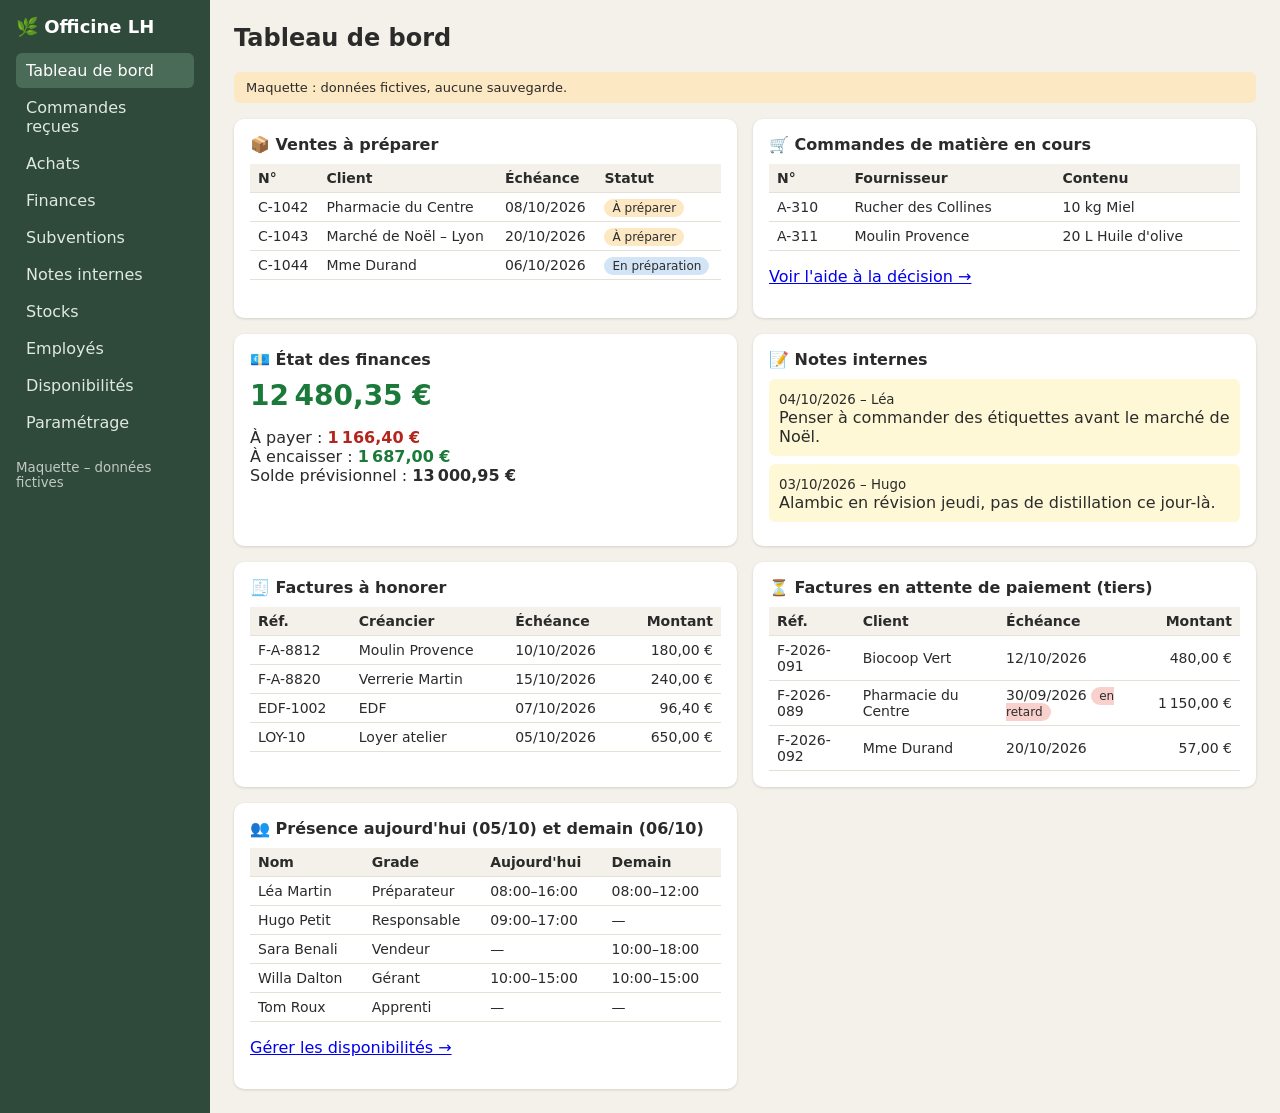
<file: index.html>
<!DOCTYPE html><html lang="fr"><head><meta charset="utf-8"><meta name="viewport" content="width=device-width,initial-scale=1"><title>Tableau de bord – Officine LH</title><link rel="stylesheet" href="css/style.css"></head><body><main id="main">
</main><script src="js/data.js"></script><script src="js/app.js"></script><script>layout("Tableau de bord");
const today=new Date("2026-10-05");
const pp=productPlan();
const toPrep=DATA.orders.filter(o=>o.status!=="Livrée");
const payTotal=sum(DATA.payables.map(x=>x.amount)),recTotal=sum(DATA.receivables.map(x=>x.amount));
const $=s=>document.getElementById(s);
$("main").insertAdjacentHTML("beforeend",`<div class="grid">
<div class="card"><h3>📦 Ventes à préparer</h3>${table(["N°","Client","Échéance","Statut"],toPrep.map(o=>[o.id,esc(o.client),fdate(o.due),tag(o.status)]))}</div>
<div class="card"><h3>🛒 Commandes de matière en cours</h3>${table(["N°","Fournisseur","Contenu"],DATA.purchases.filter(a=>a.status==="En cours").map(a=>[a.id,esc(a.supplier),a.lines.map(([i,q])=>q+" "+byId(DATA.materials,i).unit+" "+byId(DATA.materials,i).name).join(", ")]))}<p><a href="achats.html">Voir l'aide à la décision →</a></p></div>
<div class="card"><h3>💶 État des finances</h3><div class="big ${DATA.bank>=0?"pos":"neg"}">${eur(DATA.bank)}</div><p>À payer : <b class="neg">${eur(payTotal)}</b><br>À encaisser : <b class="pos">${eur(recTotal)}</b><br>Solde prévisionnel : <b>${eur(DATA.bank-payTotal+recTotal)}</b></p></div>
<div class="card"><h3>📝 Notes internes</h3>${DATA.notes.map(n=>`<div class="note"><small>${fdate(n.date)} – ${esc(n.author)}</small><br>${esc(n.text)}</div>`).join("")}</div>
<div class="card"><h3>🧾 Factures à honorer</h3>${table(["Réf.","Créancier","Échéance","Montant"],DATA.payables.map(f=>[f.ref,esc(f.who),fdate(f.due),eur(f.amount)]),[3])}</div>
<div class="card"><h3>⏳ Factures en attente de paiement (tiers)</h3>${table(["Réf.","Client","Échéance","Montant"],DATA.receivables.map(f=>[f.ref,esc(f.who),fdate(f.due)+(f.due<"2026-10-05"?' <span class="tag t-bad">en retard</span>':""),eur(f.amount)]),[3])}</div>
<div class="card"><h3>👥 Présence aujourd'hui (05/10) et demain (06/10)</h3>${table(["Nom","Grade","Aujourd'hui","Demain"],DATA.staff.map(s=>{const h=d=>{const a=DATA.availability.filter(v=>v.staff===s.id&&v.date===d);return a.length?a.map(v=>v.from+"–"+v.to).join(", "):"—"};return [esc(s.name),esc(s.grade),h("2026-10-05"),h("2026-10-06")]}))}<p><a href="disponibilites.html">Gérer les disponibilités →</a></p></div>
</div>`);</script></body></html>
</file>
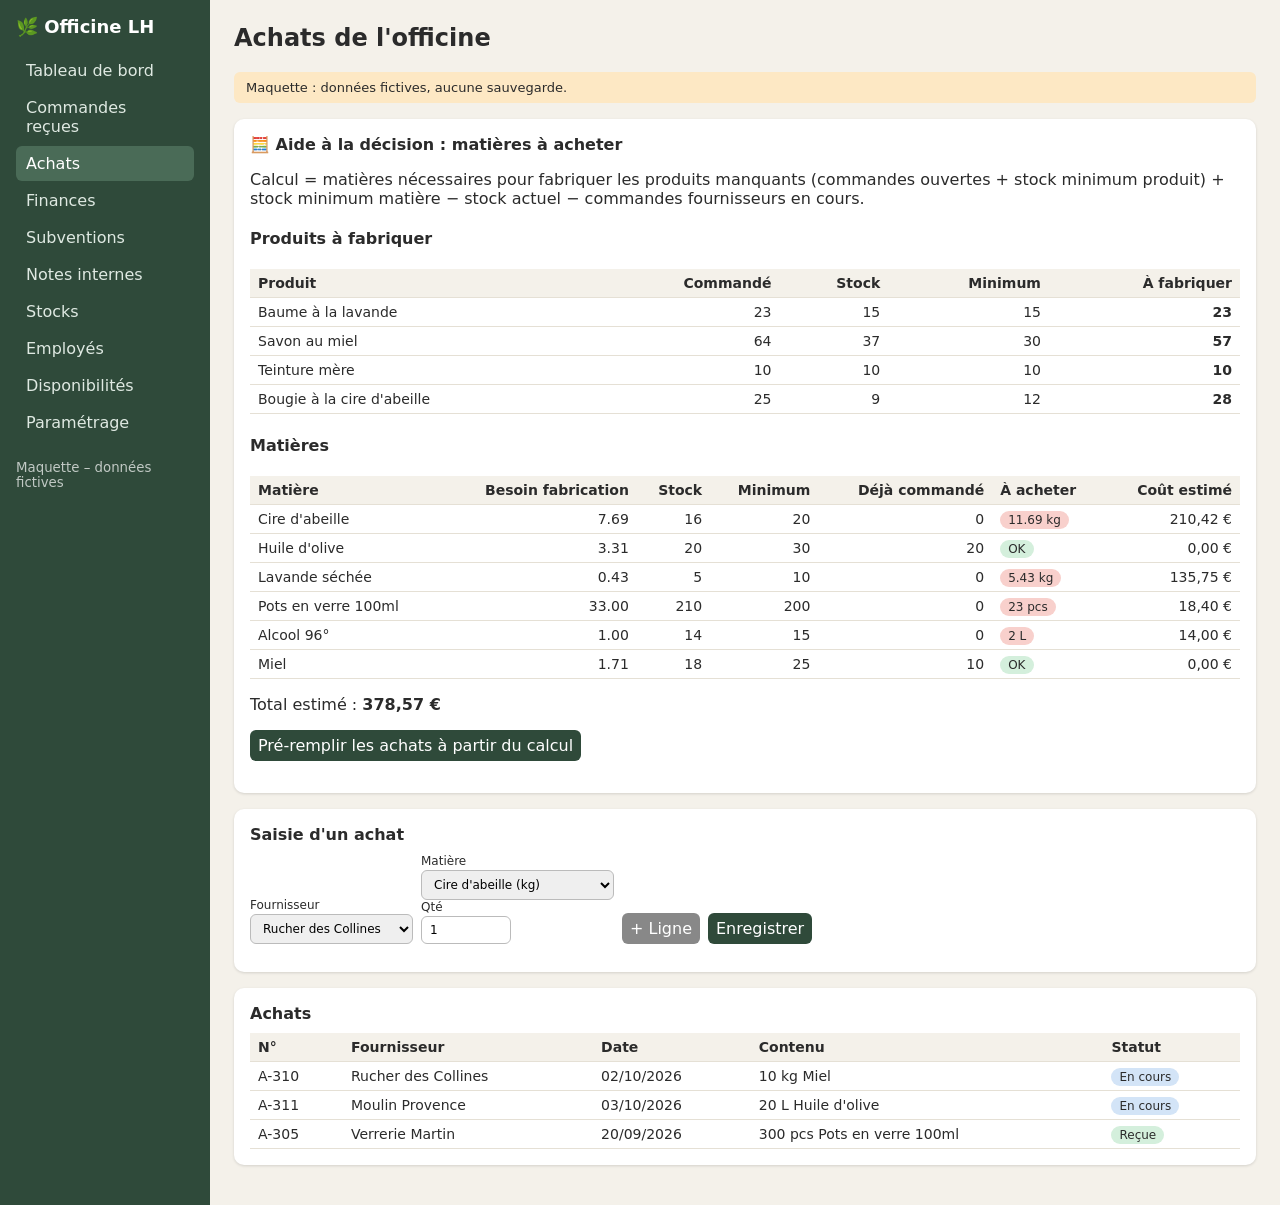
<file: achats.html>
<!DOCTYPE html><html lang="fr"><head><meta charset="utf-8"><meta name="viewport" content="width=device-width,initial-scale=1"><title>Achats de l'officine – Officine LH</title><link rel="stylesheet" href="css/style.css"></head><body><main id="main">

<div class="card"><h3>🧮 Aide à la décision : matières à acheter</h3><p>Calcul = matières nécessaires pour fabriquer les produits manquants (commandes ouvertes + stock minimum produit) + stock minimum matière − stock actuel − commandes fournisseurs en cours.</p><div id="plan"></div><p><button id="prefill">Pré-remplir les achats à partir du calcul</button></p></div>
<div class="card"><h3>Saisie d'un achat</h3><form class="f" id="form"><label>Fournisseur<select name="s" id="sup"></select></label><span id="lines"></span><button type="button" class="sec" id="add">+ Ligne</button><button>Enregistrer</button></form></div>
<div class="card"><h3>Achats</h3><div id="list"></div></div></main><script src="js/data.js"></script><script src="js/app.js"></script><script>layout("Achats de l'officine");
const mp=materialPlan(),pl=productPlan();
document.getElementById("plan").innerHTML="<h4>Produits à fabriquer</h4>"+table(["Produit","Commandé","Stock","Minimum","À fabriquer"],pl.map(x=>[esc(x.p.name),x.ordered,x.stock,x.p.min,"<b>"+x.toMake+"</b>"]),[1,2,3,4])+"<h4>Matières</h4>"+table(["Matière","Besoin fabrication","Stock","Minimum","Déjà commandé","À acheter","Coût estimé"],mp.map(x=>[esc(x.m.name),x.need.toFixed(2),x.stock,x.m.min,x.m.ordered,x.toBuy>0?`<span class="tag t-bad">${x.toBuy} ${x.m.unit}</span>`:'<span class="tag t-ok">OK</span>',eur(x.cost)]),[1,2,3,4,6])+`<p>Total estimé : <b>${eur(sum(mp.map(x=>x.cost)))}</b></p>`;
document.getElementById("sup").innerHTML=suppliers().map(s=>`<option>${esc(s)}</option>`).join("");
const matOpts=DATA.materials.map(m=>`<option value="${m.id}">${esc(m.name)} (${m.unit})</option>`).join("");
function addLine(id,q){const d=document.createElement("div");d.innerHTML=`<label>Matière<select>${matOpts}</select></label> <label>Qté<input type="number" step="0.01" min="0" value="${q||1}" style="width:90px"></label>`;if(id)d.querySelector("select").value=id;document.getElementById("lines").appendChild(d)}
document.getElementById("add").onclick=()=>addLine();addLine();
document.getElementById("prefill").onclick=()=>{document.getElementById("lines").innerHTML="";mp.filter(x=>x.toBuy>0).forEach(x=>addLine(x.m.id,x.toBuy));document.getElementById("form").scrollIntoView()};
function render(){document.getElementById("list").innerHTML=table(["N°","Fournisseur","Date","Contenu","Statut"],DATA.purchases.map(a=>[a.id,esc(a.supplier),fdate(a.date),a.lines.map(([i,q])=>q+" "+byId(DATA.materials,i).unit+" "+byId(DATA.materials,i).name).join("<br>"),tag(a.status)]))}
document.getElementById("form").onsubmit=e=>{e.preventDefault();const ls=[...document.querySelectorAll("#lines div")].map(d=>[d.querySelector("select").value,+d.querySelector("input").value]).filter(l=>l[1]>0);DATA.purchases.unshift({id:"A-"+(312+DATA.purchases.length-3),supplier:e.target.s.value,date:"2026-10-05",status:"En cours",lines:ls});render()};
render();</script></body></html>
</file>
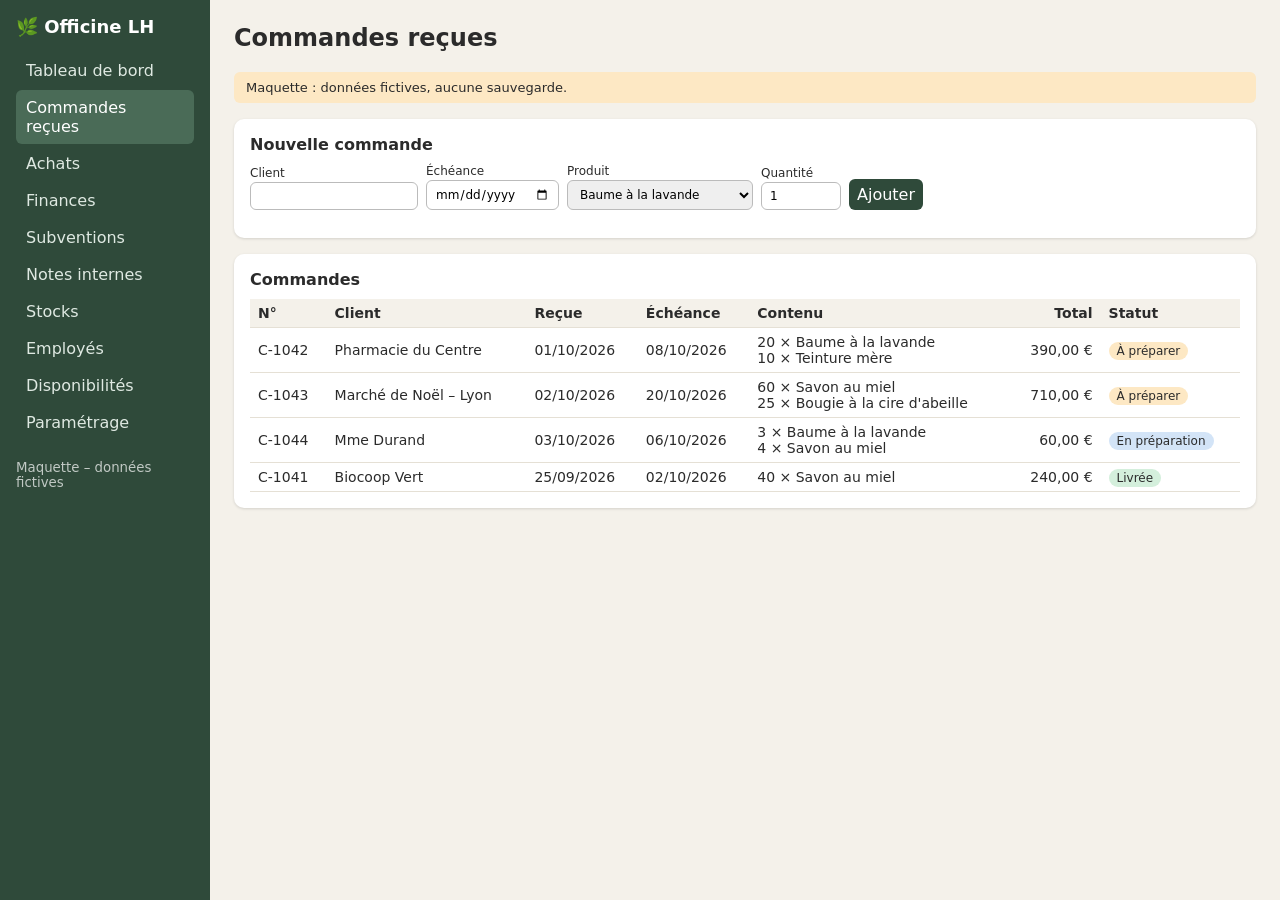
<file: commandes.html>
<!DOCTYPE html><html lang="fr"><head><meta charset="utf-8"><meta name="viewport" content="width=device-width,initial-scale=1"><title>Commandes reçues – Officine LH</title><link rel="stylesheet" href="css/style.css"></head><body><main id="main">

<div class="card"><h3>Nouvelle commande</h3><form class="f" id="form"><label>Client<input name="client" required></label><label>Échéance<input type="date" name="due" required></label><label>Produit<select name="p" id="sp"></select></label><label>Quantité<input type="number" name="q" min="1" value="1" style="width:80px"></label><button>Ajouter</button></form></div>
<div class="card"><h3>Commandes</h3><div id="list"></div></div></main><script src="js/data.js"></script><script src="js/app.js"></script><script>layout("Commandes reçues");
sp=document.getElementById("sp");sp.innerHTML=DATA.products.map(p=>`<option value="${p.id}">${esc(p.name)}</option>`).join("");
function render(){document.getElementById("list").innerHTML=table(["N°","Client","Reçue","Échéance","Contenu","Total","Statut"],DATA.orders.map(o=>[o.id,esc(o.client),fdate(o.date),fdate(o.due),Object.entries(o.lines).map(([i,q])=>q+" × "+byId(DATA.products,i).name).join("<br>"),eur(Object.entries(o.lines).reduce((a,[i,q])=>a+q*byId(DATA.products,i).price,0)),tag(o.status)]),[5])}
document.getElementById("form").onsubmit=e=>{e.preventDefault();const f=e.target;DATA.orders.unshift({id:"C-"+(1045+DATA.orders.length-4),client:f.client.value,date:"2026-10-05",due:f.due.value,status:"À préparer",lines:{[f.p.value]:+f.q.value}});f.reset();render()};
render();</script></body></html>
</file>
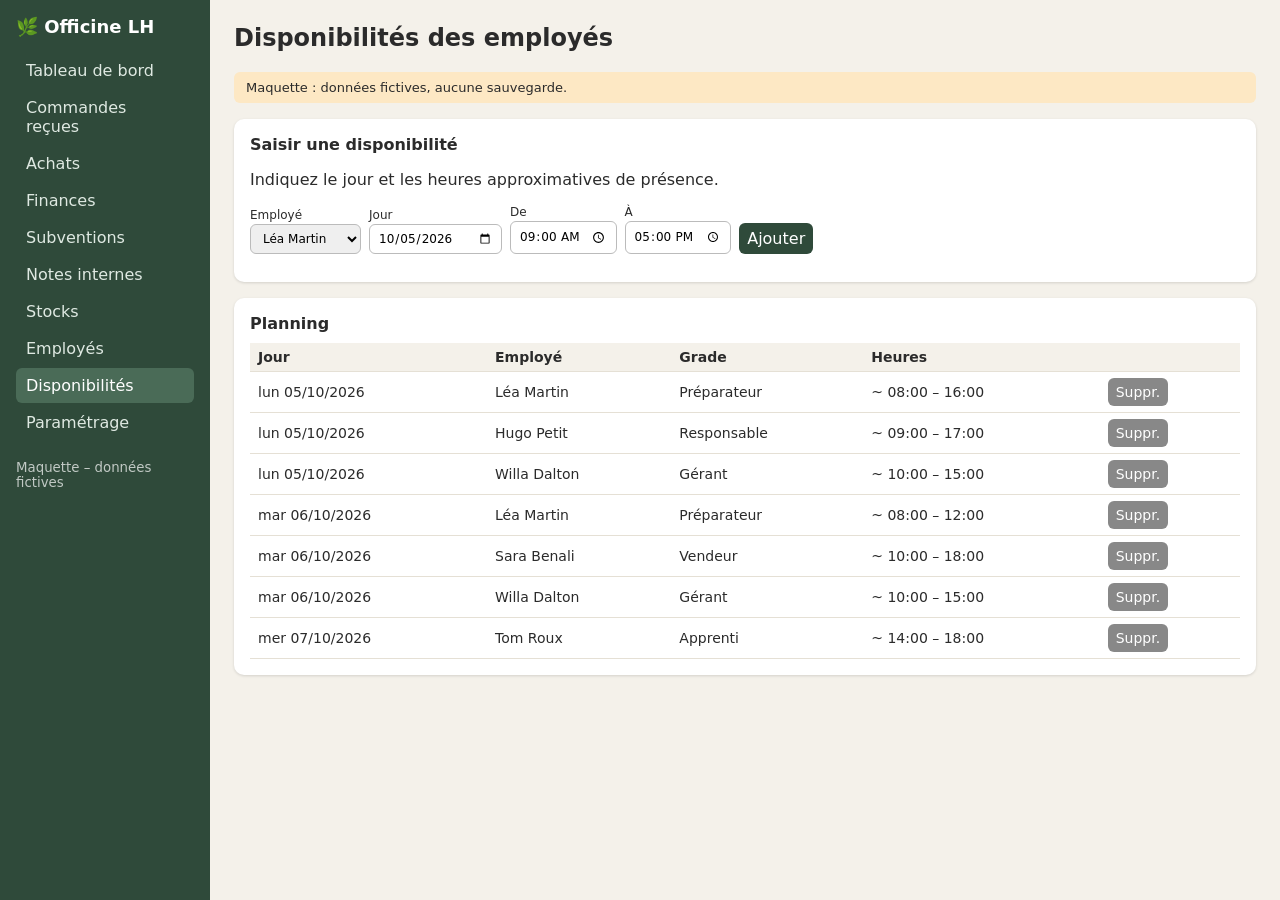
<file: disponibilites.html>
<!DOCTYPE html><html lang="fr"><head><meta charset="utf-8"><meta name="viewport" content="width=device-width,initial-scale=1"><title>Disponibilités des employés – Officine LH</title><link rel="stylesheet" href="css/style.css"></head><body><main id="main">
<div class="card"><h3>Saisir une disponibilité</h3><p>Indiquez le jour et les heures approximatives de présence.</p><form class="f" id="form"><label>Employé<select name="s" id="st"></select></label><label>Jour<input type="date" name="d" required value="2026-10-05"></label><label>De<input type="time" name="a" required value="09:00"></label><label>À<input type="time" name="b" required value="17:00"></label><button>Ajouter</button></form></div><div class="card"><h3>Planning</h3><div id="list"></div></div></main><script src="js/data.js"></script><script src="js/app.js"></script><script>layout("Disponibilités des employés");
document.getElementById("st").innerHTML=DATA.staff.map(s=>`<option value="${s.id}">${esc(s.name)}</option>`).join("");
function render(){const v=DATA.availability.slice().sort((x,y)=>x.date.localeCompare(y.date)||x.from.localeCompare(y.from));
document.getElementById("list").innerHTML=table(["Jour","Employé","Grade","Heures","",],v.map(a=>[dow(a.date)+" "+fdate(a.date),esc(staffName(a.staff)),esc((byId(DATA.staff,a.staff)||{}).grade||""),"~ "+a.from+" – "+a.to,`<button class="sec" data-i="${DATA.availability.indexOf(a)}">Suppr.</button>`]))}
document.getElementById("list").onclick=e=>{const i=e.target.dataset.i;if(i!==undefined){DATA.availability.splice(+i,1);render()}};
document.getElementById("form").onsubmit=e=>{e.preventDefault();const f=e.target;if(f.b.value<=f.a.value){alert("L'heure de fin doit être après le début");return}DATA.availability.push({staff:f.s.value,date:f.d.value,from:f.a.value,to:f.b.value});render()};render();</script></body></html>
</file>
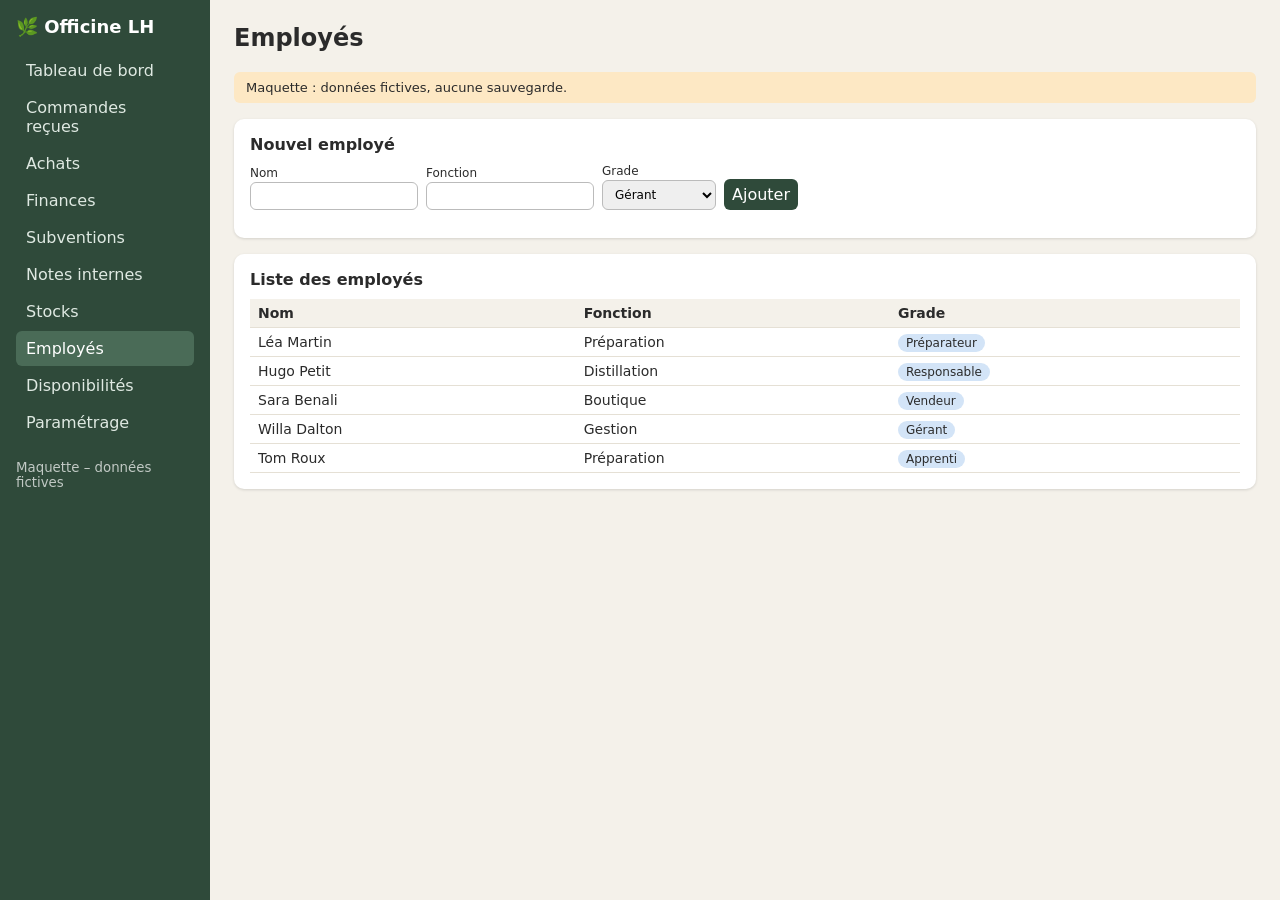
<file: employes.html>
<!DOCTYPE html><html lang="fr"><head><meta charset="utf-8"><meta name="viewport" content="width=device-width,initial-scale=1"><title>Employés – Officine LH</title><link rel="stylesheet" href="css/style.css"></head><body><main id="main">
<div class="card"><h3>Nouvel employé</h3><form class="f" id="form"><label>Nom<input name="n" required></label><label>Fonction<input name="r" required></label><label>Grade<select name="g" id="gr"></select></label><button>Ajouter</button></form></div><div class="card"><h3>Liste des employés</h3><div id="list"></div></div></main><script src="js/data.js"></script><script src="js/app.js"></script><script>layout("Employés");
document.getElementById("gr").innerHTML=DATA.grades.map(g=>`<option>${esc(g)}</option>`).join("");
function render(){document.getElementById("list").innerHTML=table(["Nom","Fonction","Grade"],DATA.staff.map(s=>[esc(s.name),esc(s.role),`<span class="tag t-info">${esc(s.grade)}</span>`]))}
document.getElementById("form").onsubmit=e=>{e.preventDefault();const f=e.target;DATA.staff.push({id:"E"+(DATA.staff.length+1),name:f.n.value,role:f.r.value,grade:f.g.value});f.reset();render()};render();</script></body></html>
</file>
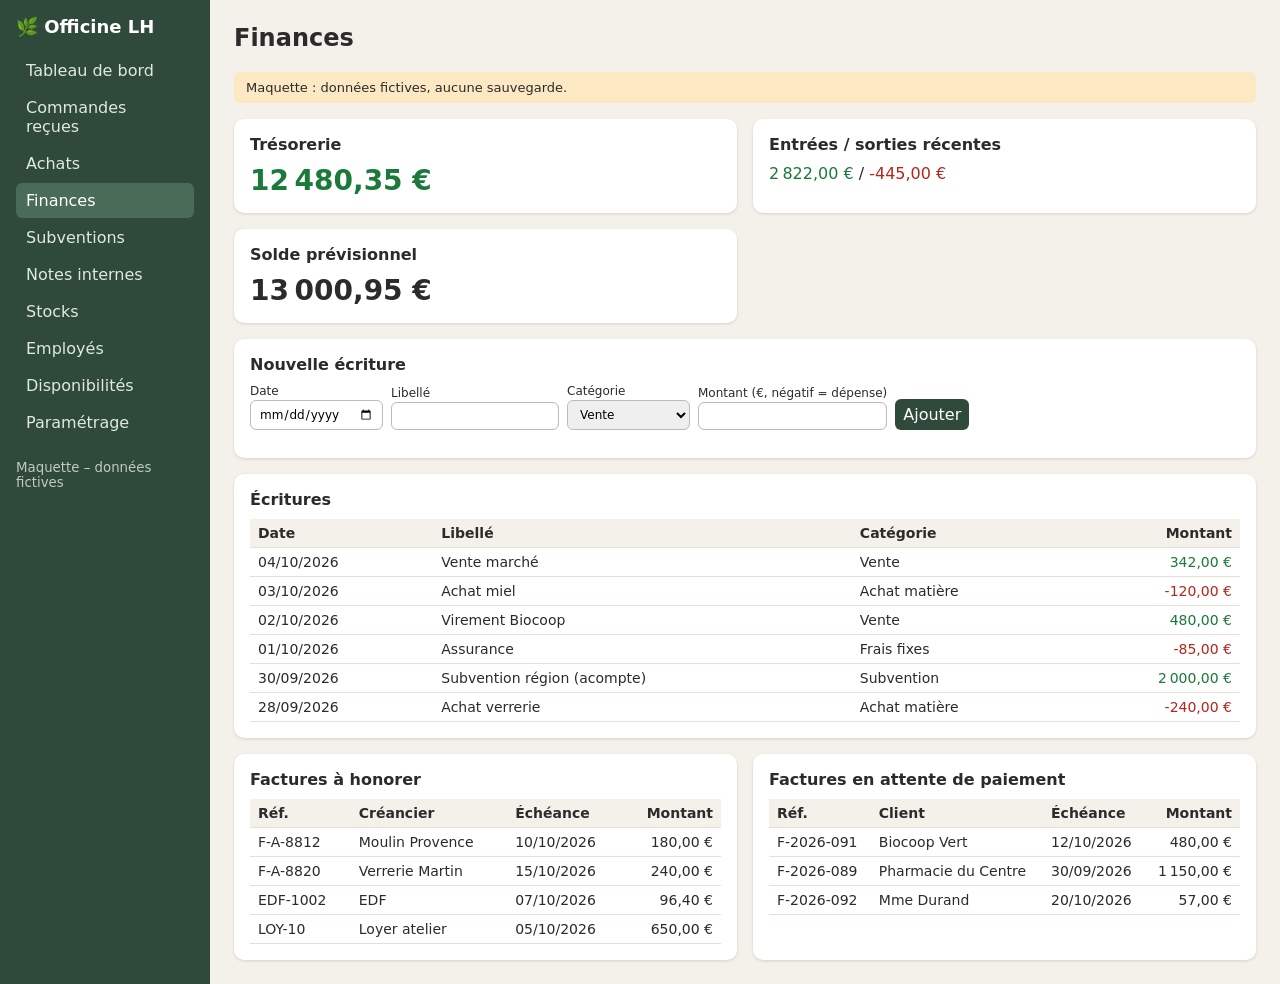
<file: finances.html>
<!DOCTYPE html><html lang="fr"><head><meta charset="utf-8"><meta name="viewport" content="width=device-width,initial-scale=1"><title>Finances – Officine LH</title><link rel="stylesheet" href="css/style.css"></head><body><main id="main">

<div class="grid" id="kpi"></div><div class="card" style="margin-top:16px"><h3>Nouvelle écriture</h3><form class="f" id="form"><label>Date<input type="date" name="d" required></label><label>Libellé<input name="l" required></label><label>Catégorie<select name="c"><option>Vente</option><option>Achat matière</option><option>Frais fixes</option><option>Subvention</option></select></label><label>Montant (€, négatif = dépense)<input type="number" step="0.01" name="a" required></label><button>Ajouter</button></form></div>
<div class="card"><h3>Écritures</h3><div id="list"></div></div>
<div class="grid"><div class="card"><h3>Factures à honorer</h3><div id="pay"></div></div><div class="card"><h3>Factures en attente de paiement</h3><div id="rec"></div></div></div></main><script src="js/data.js"></script><script src="js/app.js"></script><script>layout("Finances");
const P=DATA.payables,R=DATA.receivables;
function render(){const inc=sum(DATA.transactions.filter(t=>t.amount>0).map(t=>t.amount)),out=sum(DATA.transactions.filter(t=>t.amount<0).map(t=>t.amount));
document.getElementById("kpi").innerHTML=`<div class="card"><h3>Trésorerie</h3><div class="big pos">${eur(DATA.bank)}</div></div><div class="card"><h3>Entrées / sorties récentes</h3><span class="pos">${eur(inc)}</span> / <span class="neg">${eur(out)}</span></div><div class="card"><h3>Solde prévisionnel</h3><div class="big">${eur(DATA.bank-sum(P.map(x=>x.amount))+sum(R.map(x=>x.amount)))}</div></div>`;
document.getElementById("list").innerHTML=table(["Date","Libellé","Catégorie","Montant"],DATA.transactions.map(t=>[fdate(t.date),esc(t.label),t.cat,`<span class="${t.amount>=0?"pos":"neg"}">${eur(t.amount)}</span>`]),[3]);}
document.getElementById("pay").innerHTML=table(["Réf.","Créancier","Échéance","Montant"],P.map(f=>[f.ref,esc(f.who),fdate(f.due),eur(f.amount)]),[3]);
document.getElementById("rec").innerHTML=table(["Réf.","Client","Échéance","Montant"],R.map(f=>[f.ref,esc(f.who),fdate(f.due),eur(f.amount)]),[3]);
document.getElementById("form").onsubmit=e=>{e.preventDefault();const f=e.target;DATA.transactions.unshift({date:f.d.value,label:f.l.value,cat:f.c.value,amount:+f.a.value});DATA.bank+=+f.a.value;f.reset();render()};
render();</script></body></html>
</file>
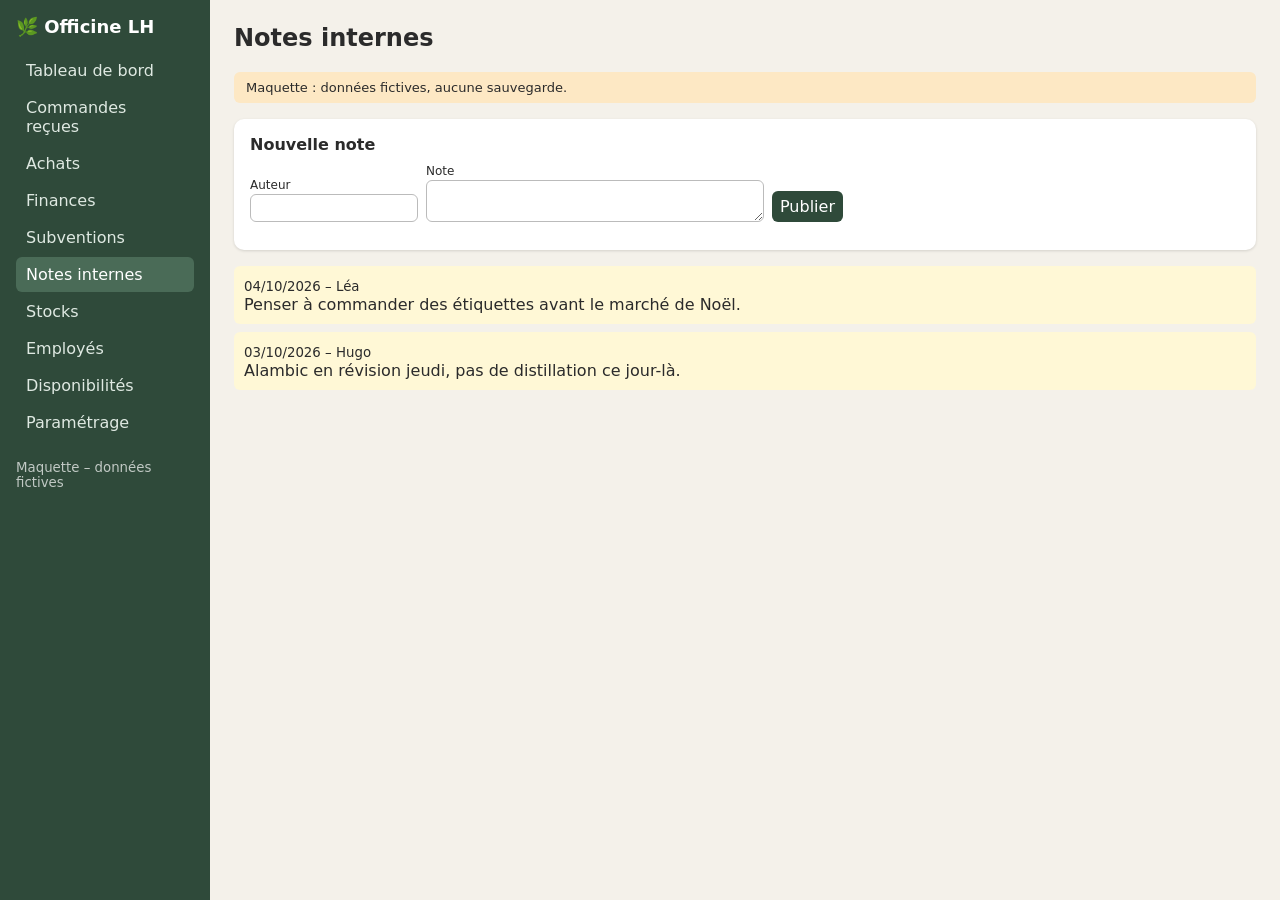
<file: notes.html>
<!DOCTYPE html><html lang="fr"><head><meta charset="utf-8"><meta name="viewport" content="width=device-width,initial-scale=1"><title>Notes internes – Officine LH</title><link rel="stylesheet" href="css/style.css"></head><body><main id="main">
<div class="card"><h3>Nouvelle note</h3><form class="f" id="form"><label>Auteur<input name="a" required></label><label>Note<textarea name="t" rows="2" cols="50" required></textarea></label><button>Publier</button></form></div><div id="list"></div></main><script src="js/data.js"></script><script src="js/app.js"></script><script>layout("Notes internes");
function render(){document.getElementById("list").innerHTML=DATA.notes.map(n=>`<div class="note"><small>${fdate(n.date)} – ${esc(n.author)}</small><br>${esc(n.text)}</div>`).join("")}
document.getElementById("form").onsubmit=e=>{e.preventDefault();const f=e.target;DATA.notes.unshift({date:"2026-10-05",author:f.a.value,text:f.t.value});f.reset();render()};render();</script></body></html>
</file>
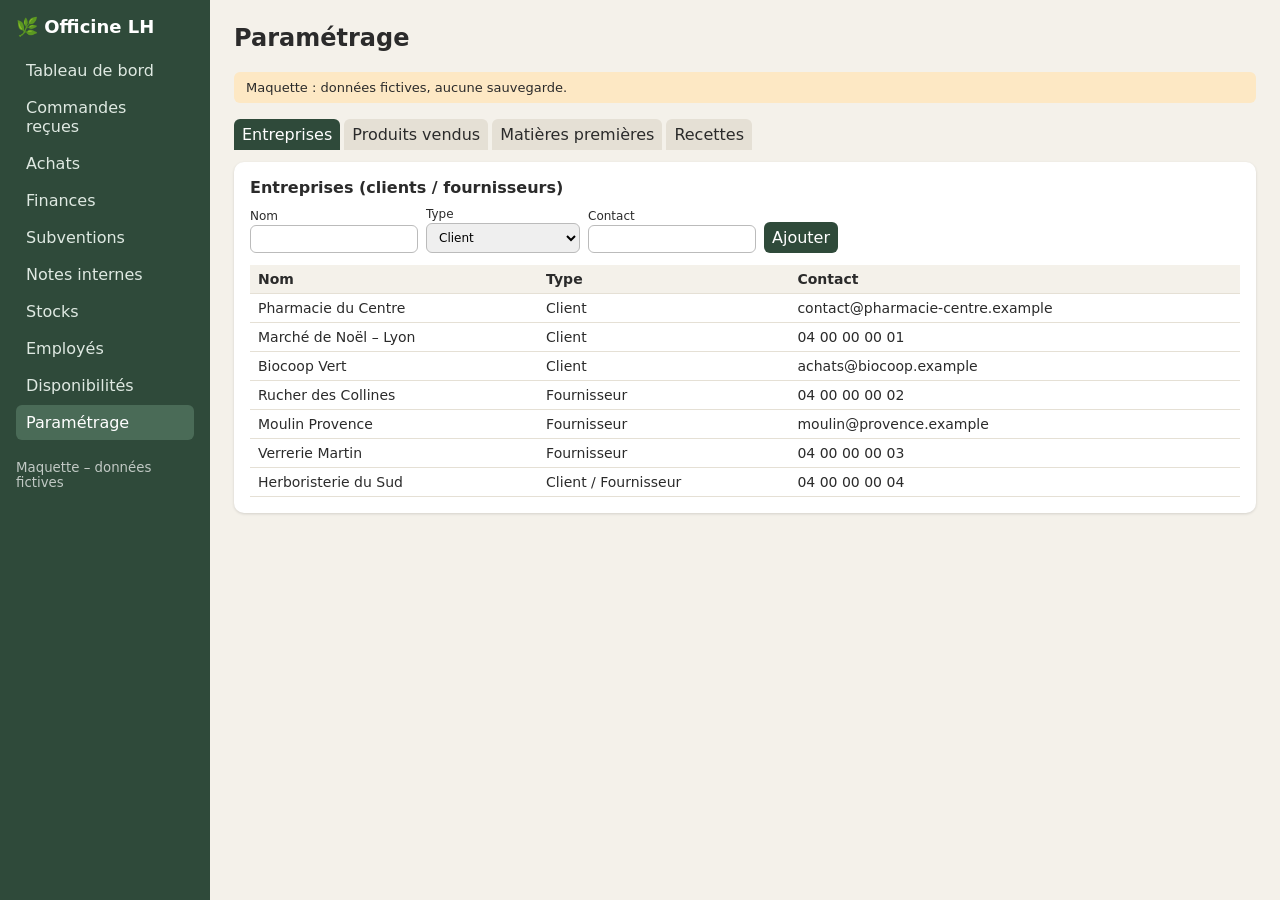
<file: parametres.html>
<!DOCTYPE html><html lang="fr"><head><meta charset="utf-8"><meta name="viewport" content="width=device-width,initial-scale=1"><title>Paramétrage – Officine LH</title><link rel="stylesheet" href="css/style.css"></head><body><main id="main">

<div class="tabs" id="tabs"><button data-t="t1" class="on">Entreprises</button><button data-t="t2">Produits vendus</button><button data-t="t3">Matières premières</button><button data-t="t4">Recettes</button></div>
<div class="card tab" id="t1"><h3>Entreprises (clients / fournisseurs)</h3><form class="f" id="fc"><label>Nom<input name="n" required></label><label>Type<select name="t"><option>Client</option><option>Fournisseur</option><option>Client / Fournisseur</option></select></label><label>Contact<input name="c"></label><button>Ajouter</button></form><div id="lc"></div></div>
<div class="card tab" id="t2" hidden><h3>Produits vendus</h3><form class="f" id="fp"><label>Nom<input name="n" required></label><label>Prix de vente (€)<input type="number" step="0.01" min="0" name="p" required></label><label>Stock minimum<input type="number" min="0" name="m" required></label><button>Ajouter</button></form><div id="lp"></div></div>
<div class="card tab" id="t3" hidden><h3>Matières premières</h3><form class="f" id="fm"><label>Nom<input name="n" required></label><label>Unité<input name="u" required style="width:70px" placeholder="kg"></label><label>Prix unitaire (€)<input type="number" step="0.01" min="0" name="p" required></label><label>Stock minimum<input type="number" min="0" name="m" required></label><button>Ajouter</button></form><div id="lm"></div></div>
<div class="card tab" id="t4" hidden><h3>Recettes de fabrication</h3><p>Quantité de matière nécessaire pour fabriquer 1 unité de produit.</p><form class="f" id="fr"><label>Produit<select name="p" id="rp"></select></label><label>Matière<select name="m" id="rm"></select></label><label>Quantité<input type="number" step="0.001" min="0.001" name="q" required style="width:90px"></label><button>Ajouter / modifier l'ingrédient</button></form><div id="lr"></div></div></main><script src="js/data.js"></script><script src="js/app.js"></script><script>layout("Paramétrage");
const zero=()=>Object.fromEntries(DATA.storages.map(s=>[s,0]));
document.getElementById("tabs").onclick=e=>{const t=e.target.dataset.t;if(!t)return;document.querySelectorAll("#tabs button").forEach(b=>b.classList.toggle("on",b.dataset.t===t));document.querySelectorAll(".tab").forEach(c=>c.hidden=c.id!==t);location.hash=t};
const $=i=>document.getElementById(i);
function render(){
$("lc").innerHTML=table(["Nom","Type","Contact"],DATA.companies.map(c=>[esc(c.name),esc(c.type),esc(c.contact)]));
$("lp").innerHTML=table(["Nom","Prix","Stock minimum"],DATA.products.map(p=>[esc(p.name),eur(p.price),p.min]),[1,2]);
$("lm").innerHTML=table(["Nom","Unité","Prix unitaire","Stock minimum"],DATA.materials.map(m=>[esc(m.name),esc(m.unit),eur(m.price),m.min]),[2,3]);
$("lr").innerHTML=table(["Produit","Recette (pour 1 unité)","Coût matière"],DATA.products.map(p=>[esc(p.name),Object.entries(p.recipe).map(([i,q])=>{const m=byId(DATA.materials,i);return q+" "+esc(m.unit)+" "+esc(m.name)}).join("<br>")||"<i>aucune</i>",eur(Object.entries(p.recipe).reduce((a,[i,q])=>a+q*byId(DATA.materials,i).price,0))]),[2]);
$("rp").innerHTML=DATA.products.map(p=>`<option value="${p.id}">${esc(p.name)}</option>`).join("");
$("rm").innerHTML=DATA.materials.map(m=>`<option value="${m.id}">${esc(m.name)} (${esc(m.unit)})</option>`).join("");}
$("fc").onsubmit=e=>{e.preventDefault();const f=e.target;DATA.companies.push({id:"K"+(DATA.companies.length+1),name:f.n.value,type:f.t.value,contact:f.c.value});f.reset();render()};
$("fp").onsubmit=e=>{e.preventDefault();const f=e.target;DATA.products.push({id:"P"+(DATA.products.length+1),name:f.n.value,price:+f.p.value,min:+f.m.value,recipe:{},stock:zero()});f.reset();render()};
$("fm").onsubmit=e=>{e.preventDefault();const f=e.target;DATA.materials.push({id:"M"+(DATA.materials.length+1),name:f.n.value,unit:f.u.value,price:+f.p.value,min:+f.m.value,ordered:0,stock:zero()});f.reset();render()};
$("fr").onsubmit=e=>{e.preventDefault();const f=e.target;byId(DATA.products,f.p.value).recipe[f.m.value]=+f.q.value;render()};
render();
const h=location.hash.slice(1);if(/^t[1-4]$/.test(h))document.querySelector(`#tabs [data-t=${h}]`).click();</script></body></html>
</file>
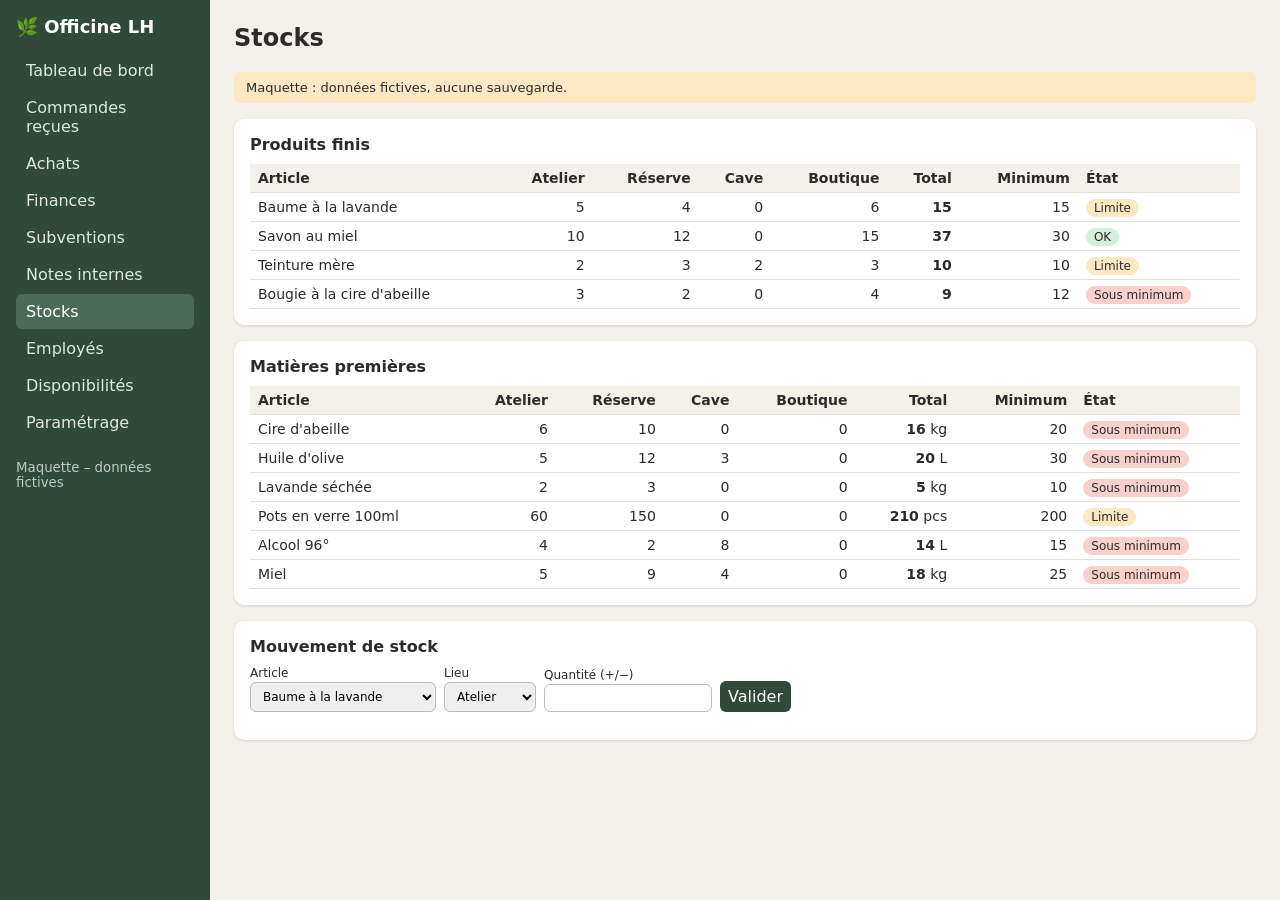
<file: stocks.html>
<!DOCTYPE html><html lang="fr"><head><meta charset="utf-8"><meta name="viewport" content="width=device-width,initial-scale=1"><title>Stocks – Officine LH</title><link rel="stylesheet" href="css/style.css"></head><body><main id="main">
<div class="card"><h3>Produits finis</h3><div id="p"></div></div><div class="card"><h3>Matières premières</h3><div id="m"></div></div>
<div class="card"><h3>Mouvement de stock</h3><form class="f" id="form"><label>Article<select name="i" id="it"></select></label><label>Lieu<select name="l" id="lo"></select></label><label>Quantité (+/−)<input type="number" step="0.01" name="q" required></label><button>Valider</button></form></div></main><script src="js/data.js"></script><script src="js/app.js"></script><script>layout("Stocks");
const S=DATA.storages;
function stat(t,min){return t<min?'<span class="tag t-bad">Sous minimum</span>':t<min*1.2?'<span class="tag t-warn">Limite</span>':'<span class="tag t-ok">OK</span>'}
function row(x,unit){return [esc(x.name),...S.map(s=>x.stock[s]),"<b>"+sum(x.stock)+"</b> "+unit,x.min,stat(sum(x.stock),x.min)]}
function render(){const h=["Article",...S,"Total","Minimum","État"],nc=[1,2,3,4,5,6];
document.getElementById("p").innerHTML=table(h,DATA.products.map(x=>row(x,"")),nc);
document.getElementById("m").innerHTML=table(h,DATA.materials.map(x=>row(x,x.unit)),nc);}
document.getElementById("it").innerHTML=DATA.products.concat(DATA.materials).map(x=>`<option value="${x.id}">${esc(x.name)}</option>`).join("");
document.getElementById("lo").innerHTML=S.map(s=>`<option>${s}</option>`).join("");
document.getElementById("form").onsubmit=e=>{e.preventDefault();const f=e.target,a=byId(DATA.products,f.i.value)||byId(DATA.materials,f.i.value);a.stock[f.l.value]=Math.max(0,a.stock[f.l.value]+ +f.q.value);f.reset();render()};
render();</script></body></html>
</file>
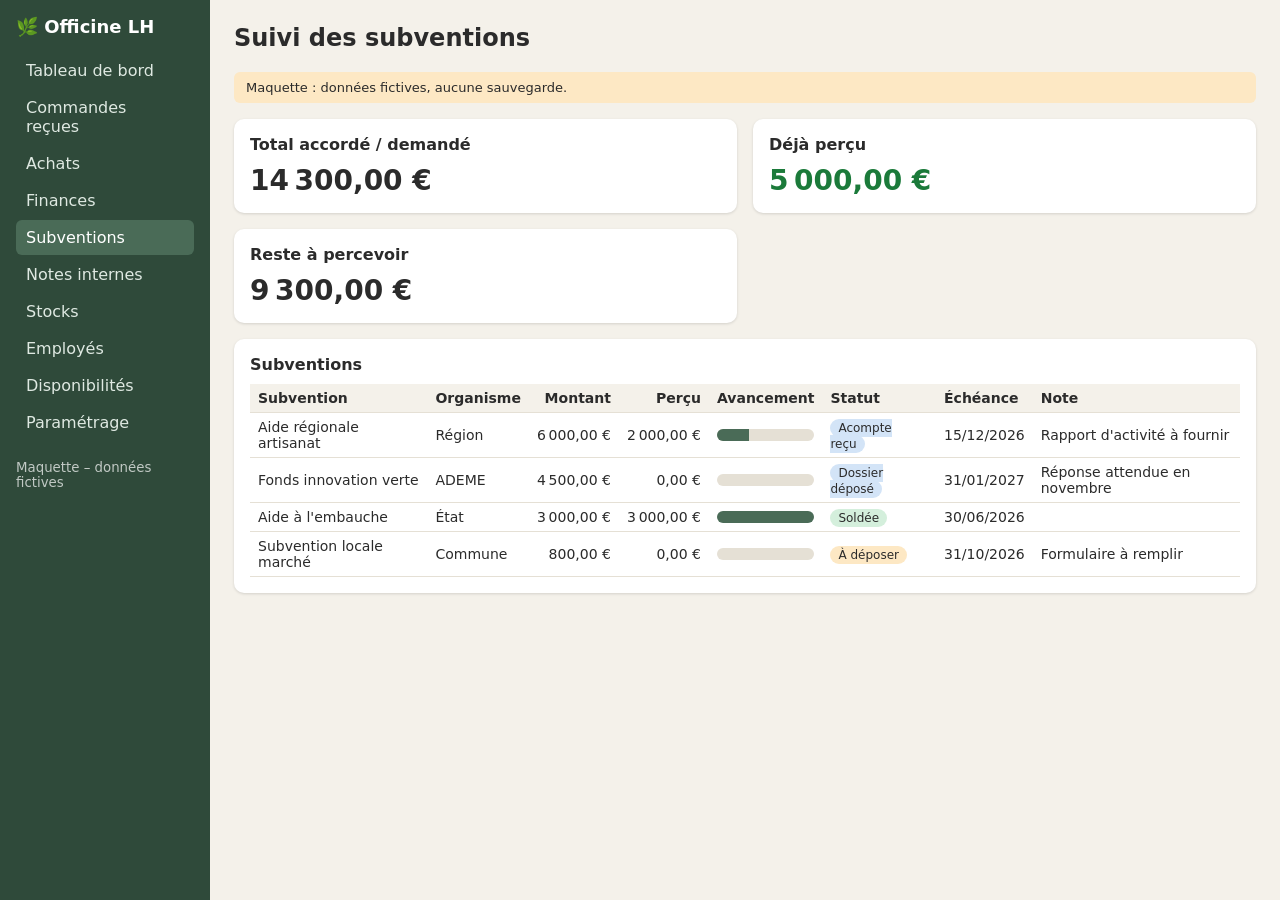
<file: subventions.html>
<!DOCTYPE html><html lang="fr"><head><meta charset="utf-8"><meta name="viewport" content="width=device-width,initial-scale=1"><title>Suivi des subventions – Officine LH</title><link rel="stylesheet" href="css/style.css"></head><body><main id="main">
<div id="kpi" class="grid"></div><div class="card" style="margin-top:16px"><h3>Subventions</h3><div id="list"></div></div></main><script src="js/data.js"></script><script src="js/app.js"></script><script>layout("Suivi des subventions");
const g=DATA.grants;
document.getElementById("kpi").innerHTML=`<div class="card"><h3>Total accordé / demandé</h3><div class="big">${eur(sum(g.map(x=>x.amount)))}</div></div><div class="card"><h3>Déjà perçu</h3><div class="big pos">${eur(sum(g.map(x=>x.received)))}</div></div><div class="card"><h3>Reste à percevoir</h3><div class="big">${eur(sum(g.map(x=>x.amount-x.received)))}</div></div>`;
document.getElementById("list").innerHTML=table(["Subvention","Organisme","Montant","Perçu","Avancement","Statut","Échéance","Note"],g.map(x=>[esc(x.name),x.body,eur(x.amount),eur(x.received),`<div class="bar"><i style="width:${x.received/x.amount*100}%"></i></div>`,tag(x.status),fdate(x.deadline),esc(x.note)]),[2,3]);</script></body></html>
</file>
<file: css/style.css>
*{box-sizing:border-box}body{margin:0;font-family:system-ui,sans-serif;background:#f4f1ea;color:#2b2b2b;display:flex;min-height:100vh}
nav{width:210px;background:#2f4a3a;color:#fff;padding:16px;flex-shrink:0}nav h1{font-size:18px;margin:0 0 16px}
nav a{display:block;color:#dfe9e2;text-decoration:none;padding:8px 10px;border-radius:6px;margin-bottom:2px}nav a:hover,nav a.on{background:#4a6b57;color:#fff}
nav small{display:block;margin-top:20px;opacity:.7}
main{flex:1;padding:24px;min-width:0}h2{margin-top:0}h3{margin:0 0 10px;font-size:16px}
.grid{display:grid;grid-template-columns:repeat(auto-fit,minmax(340px,1fr));gap:16px}
.card{background:#fff;border-radius:10px;padding:16px;box-shadow:0 1px 3px #0002;margin-bottom:16px}.grid .card{margin:0}
table{width:100%;border-collapse:collapse;font-size:14px}th,td{padding:6px 8px;border-bottom:1px solid #e5e0d5;text-align:left}th{background:#f4f1ea}
td.n,th.n{text-align:right}
.big{font-size:28px;font-weight:700}.pos{color:#1b7a3a}.neg{color:#b3261e}
.tag{padding:2px 8px;border-radius:10px;font-size:12px;background:#ddd}.t-ok{background:#d4efdc}.t-warn{background:#fde8c4}.t-bad{background:#f8d0cc}.t-info{background:#d3e4f7}
form.f{display:flex;flex-wrap:wrap;gap:8px;margin-bottom:12px;align-items:end}form.f label{display:flex;flex-direction:column;font-size:12px;gap:2px}
input,select,textarea,button{font:inherit;padding:6px 8px;border:1px solid #bbb;border-radius:6px}
button{background:#2f4a3a;color:#fff;border:0;cursor:pointer}button.sec{background:#888}
.bar{background:#e5e0d5;border-radius:6px;height:12px;overflow:hidden}.bar i{display:block;height:100%;background:#4a6b57}
.note{background:#fff8d6;padding:10px;border-radius:6px;margin-bottom:8px}
.banner{background:#fde8c4;padding:8px 12px;border-radius:6px;margin-bottom:16px;font-size:13px}
@media(max-width:700px){body{flex-direction:column}nav{width:auto}}
.tabs{display:flex;gap:4px;margin-bottom:12px;flex-wrap:wrap}.tabs button{background:#e5e0d5;color:#2b2b2b;border-radius:6px 6px 0 0}.tabs button.on{background:#2f4a3a;color:#fff}[hidden]{display:none!important}
</file>
